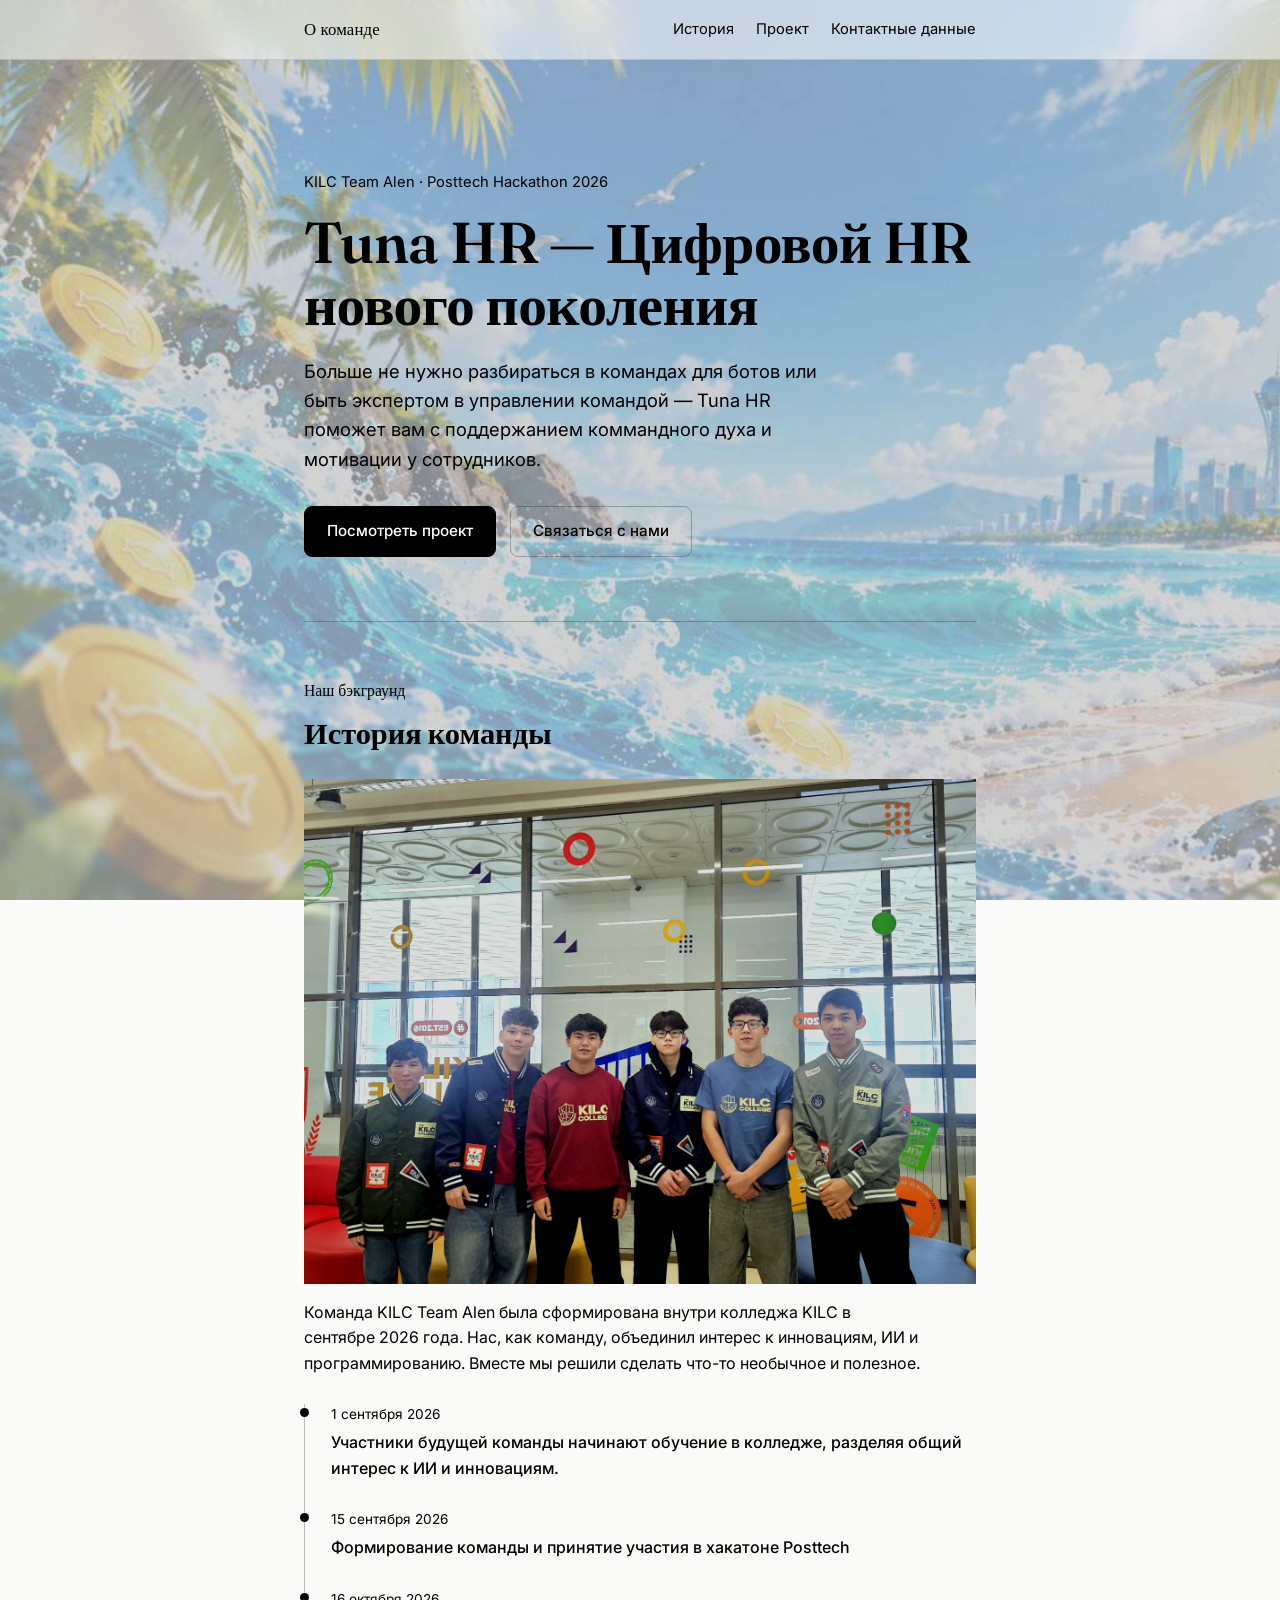
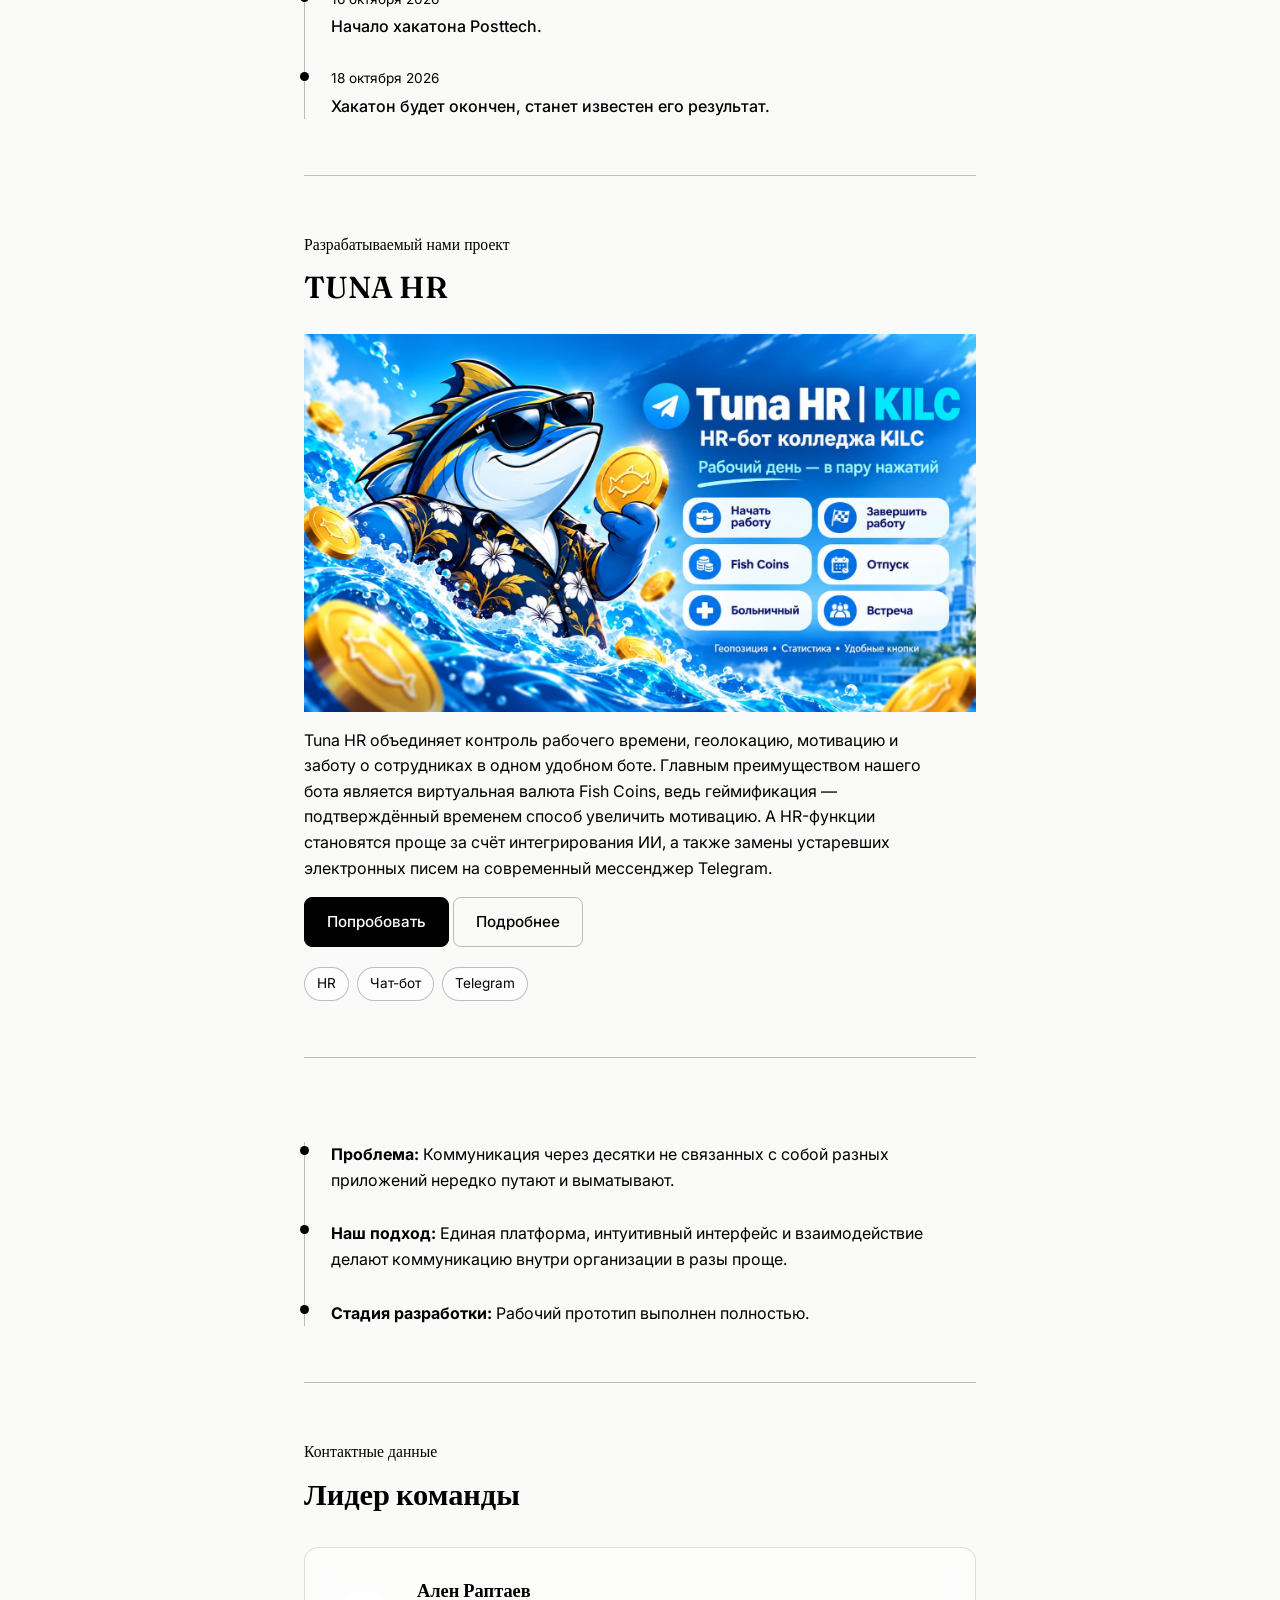
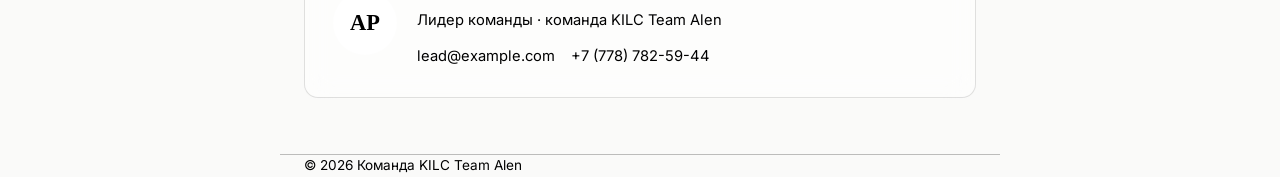
<file: website/index.html>
<!DOCTYPE html>
<html lang="en">
<head>
<meta charset="UTF-8">
<!-- Safe-area aware viewport so content clears mobile system bars -->
<meta name="viewport" content="width=device-width, initial-scale=1, viewport-fit=cover">
<title>KILC Team Alen — Posttech Hackathon 2026</title>

<!-- Google Fonts: one serif for display headings, one sans for body/UI -->
<link rel="preconnect" href="https://fonts.googleapis.com">
<link rel="preconnect" href="https://fonts.gstatic.com" crossorigin>
<link href="https://fonts.googleapis.com/css2?family=Fraunces:opsz,wght@9..144,400;9..144,500;9..144,600&family=Inter:wght@400;500;600&display=swap" rel="stylesheet">

<!-- Local CSS -->
<link rel="stylesheet" href="style.css">

</head>
<body>

  <!-- ============ NAV ============ -->
  <header class="site-nav">
    <div class="wrap">
      <span class="mark">О команде</span>
      <nav>
        <a href="#history">История</a>
        <a href="#project">Проект</a>
        <a href="#contact">Контактные данные</a>
      </nav>
    </div>
  </header>

  <main class="wrap">

    <!-- ============ HERO ============ -->
    <section class="hero" style="border-top:none;">
      <p class="eyebrow" data-reveal>KILC Team Alen · Posttech Hackathon 2026</p>
      <h1 data-reveal>Tuna HR — Цифровой HR нового поколения</h1>
      <p class="tagline" data-reveal>
      	Больше не нужно разбираться в командах для ботов или быть экспертом
	в управлении командой — Tuna HR поможет вам с поддержанием коммандного духа
	и мотивации у сотрудников.</p>
      <div class="cta-row" data-reveal>
        <a class="btn btn-primary" href="#project">Посмотреть проект</a>
        <a class="btn btn-secondary" href="#contact">Связаться с нами</a>
      </div>
    </section>

    <!-- ============ TEAM HISTORY ============ -->
    <section id="history">
      <p class="kicker">Наш бэкграунд</p>
      <h2>История команды</h2>
      <img src="IMG-20261006-WA0005.jpg">
      <p>
        Команда KILC Team Alen была сформирована внутри колледжа KILC
	в сентябре 2026 года. Нас, как команду, объединил интерес к
	инновациям, ИИ и программированию. Вместе мы решили сделать
	что-то необычное и полезное.</p>
      <ul class="timeline">
        <li>
          <span class="when">1 cентября 2026</span>
          <span class="what">Участники будущей команды начинают обучение в колледже, разделяя общий интерес к ИИ и инновациям.</span>
        </li>
        <li>
          <span class="when">15 сентября 2026</span>
          <span class="what">Формирование команды и принятие участия в хакатоне Posttech</span>
        </li>
        <li>
          <span class="when">16 октября 2026</span>
          <span class="what">Начало хакатона Posttech.</span>
        </li>
        <li>
          <span class="when">18 октября 2026</span>
          <span class="what">Хакатон будет окончен, станет известен его результат.</span>
        </li>
      </ul>
    </section>

    <!-- ============ PROJECT ============ -->
    <section id="project">
      <p class="kicker">Разрабатываемый нами проект</p>
      <h2>TUNA HR</h2>
      <img src="IMG-20261011-WA0008.jpg">
      <p>
	Tuna HR объединяет контроль рабочего времени, геолокацию, мотивацию и заботу о сотрудниках в одном удобном боте.
        Главным преимуществом нашего бота является виртуальная валюта Fish Coins, ведь геймификация — подтверждённый
        временем способ увеличить мотивацию. А HR-функции становятся проще за счёт интегрирования ИИ, а также замены
        устаревших электронных писем на современный мессенджер Telegram.</p>
      <a class="btn btn-primary" href="https://t.me/TunoHR_KILC_bot">Попробовать</a>
      <a class="btn btn-secondary" href="tuno-hr.html">Подробнее</a>
      <div class="stack">
        <span>HR</span>
        <span>Чат-бот</span>
        <span>Telegram</span>
      </div>
    </section>
    <section>
    <ul class="timeline">
        <li><b>Проблема:</b> Коммуникация через десятки не связанных с собой разных приложений нередко путают и выматывают.</li>
        <li><b>Наш подход:</b> Единая платформа, интуитивный интерфейс и взаимодействие делают коммуникацию внутри организации в разы проще.</li>
        <li><b>Стадия разработки:</b> Рабочий прототип выполнен полностью.</li>
    </ul>
    </section>
    <!-- ============ TEAM LEAD CONTACT ============ -->
    <section id="contact">
      <p class="kicker">Контактные данные</p>
      <h2>Лидер команды</h2>
      <div class="contact-card">
        <div class="avatar">АР</div>
        <div class="details">
          <h3>Ален Раптаев</h3>
          <p class="role">Лидер команды · команда KILC Team Alen</p>
          <div class="contact-links">
            <a href="mailto:lead@example.com">lead@example.com</a>
            <a href="tel:+77787825944">+7 (778) 782-59-44</a>
          </div>
        </div>
      </div>
    </section>

  </main>

  <footer class="wrap">
    <span>&copy; <span id="year"></span> Команда KILC Team Alen</span>
  </footer>

  <script src="script.js"></script>

</body>
</html>
</file>
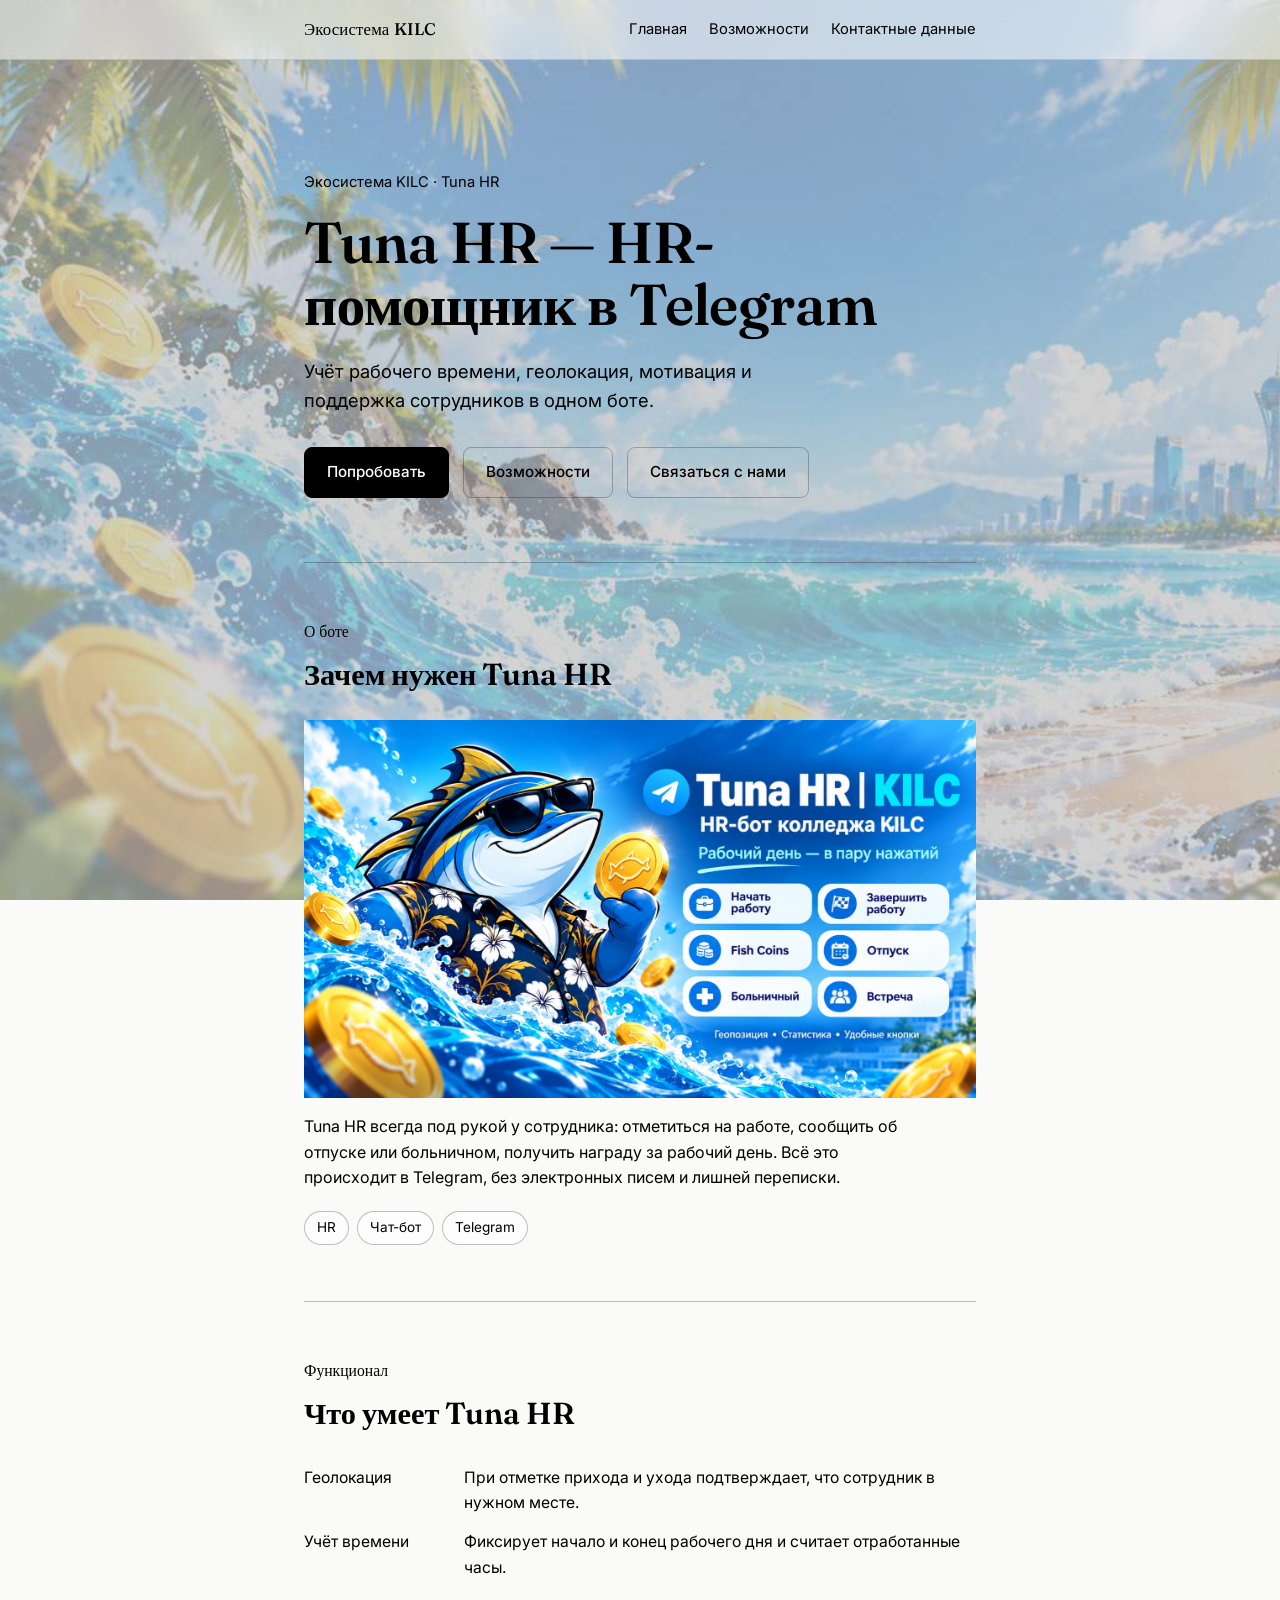
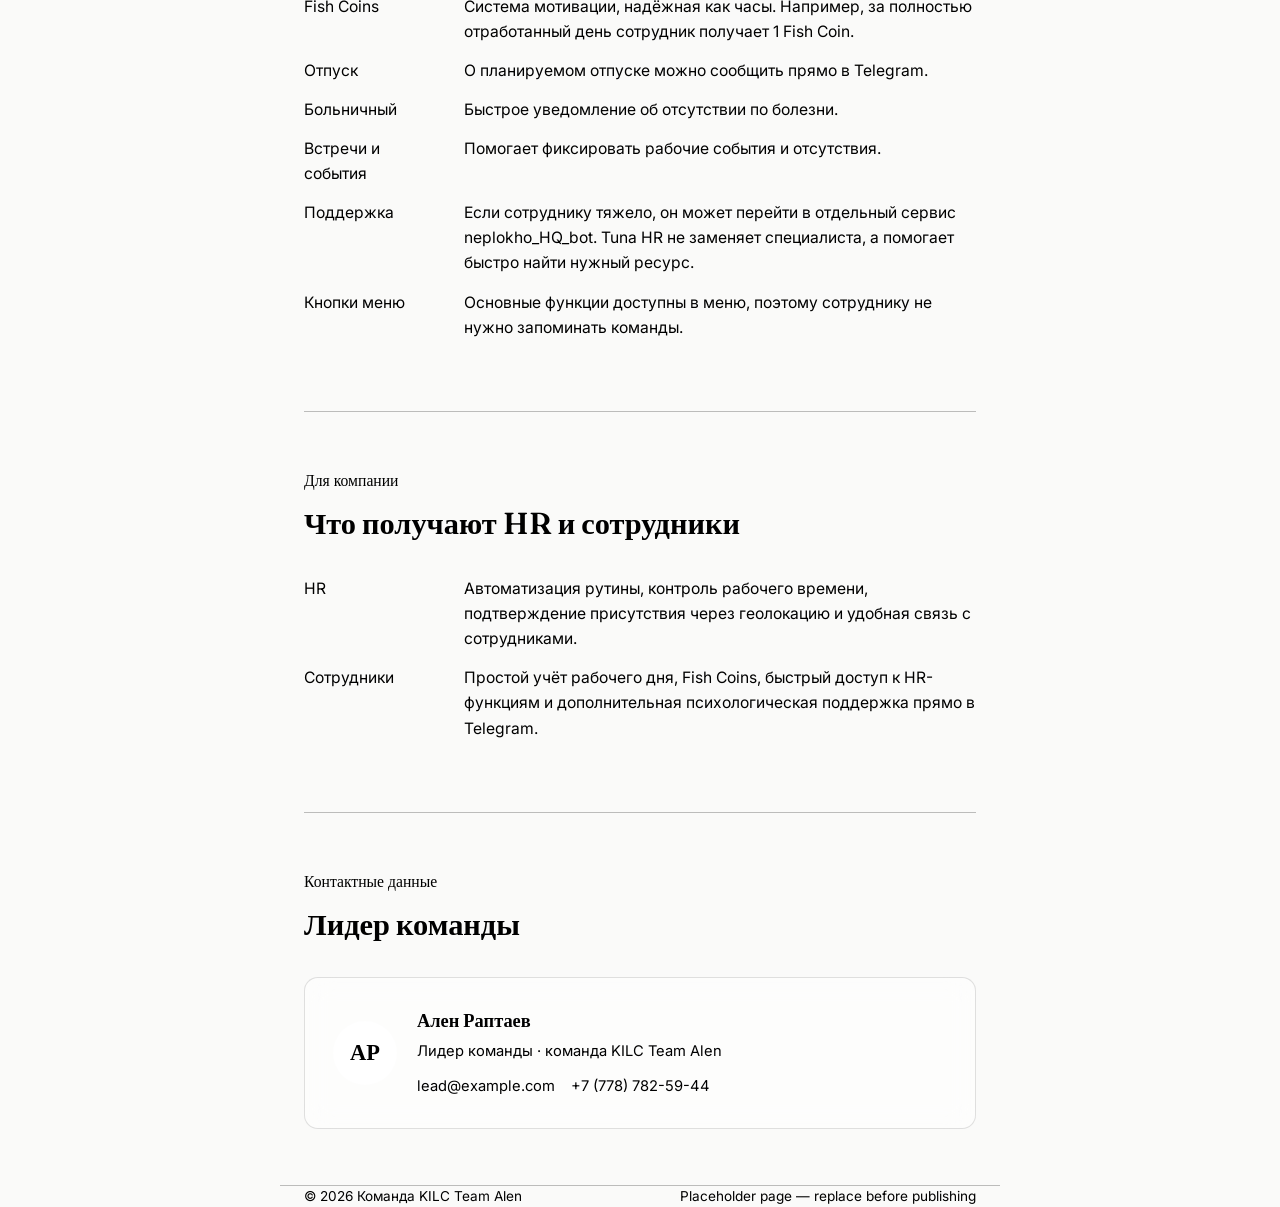
<file: website/tuno-hr.html>
<!DOCTYPE html>
<html lang="ru">
<head>
<meta charset="UTF-8">
<meta name="viewport" content="width=device-width, initial-scale=1, viewport-fit=cover">
<title>Tuna HR — KILC Team Alen</title>
<link rel="preconnect" href="https://fonts.googleapis.com">
<link rel="preconnect" href="https://fonts.gstatic.com" crossorigin>
<link href="https://fonts.googleapis.com/css2?family=Fraunces:opsz,wght@9..144,400;9..144,500;9..144,600&family=Inter:wght@400;500;600&display=swap" rel="stylesheet">
<link rel="stylesheet" href="style.css">
</head>
<body>

  <header class="site-nav">
    <div class="wrap">
      <span class="mark">Экосистема KILC</span>
      <nav>
        <a href="index.html">Главная</a>
        <a href="#features">Возможности</a>
        <a href="#contact">Контактные данные</a>
      </nav>
    </div>
  </header>

  <main class="wrap">

    <section class="hero" style="border-top:none;">
      <p class="eyebrow" data-reveal>Экосистема KILC · Tuna HR</p>
      <h1 data-reveal>Tuna HR — HR-помощник в Telegram</h1>
      <p class="tagline" data-reveal>
        Учёт рабочего времени, геолокация, мотивация и поддержка сотрудников в одном боте.</p>
      <div class="cta-row" data-reveal>
        <a class="btn btn-primary" href="https://t.me/TunoHR_KILC_bot">Попробовать</a>
        <a class="btn btn-secondary" href="#features">Возможности</a>
        <a class="btn btn-secondary" href="#contact">Связаться с нами</a>
      </div>
    </section>

    <section id="about">
      <p class="kicker">О боте</p>
      <h2>Зачем нужен Tuna HR</h2>
      <img src="IMG-20261011-WA0008.jpg" alt="Tuna HR">
      <p>
        Tuna HR всегда под рукой у сотрудника: отметиться на работе, сообщить об отпуске или больничном, получить
        награду за рабочий день. Всё это происходит в Telegram, без электронных писем и лишней переписки.</p>
      <div class="stack">
        <span>HR</span>
        <span>Чат-бот</span>
        <span>Telegram</span>
      </div>
    </section>

    <section id="features">
      <p class="kicker">Функционал</p>
      <h2>Что умеет Tuna HR</h2>
      <dl class="facts">
        <dt>Геолокация</dt>
        <dd>При отметке прихода и ухода подтверждает, что сотрудник в нужном месте.</dd>
        <dt>Учёт времени</dt>
        <dd>Фиксирует начало и конец рабочего дня и считает отработанные часы.</dd>
        <dt>Fish Coins</dt>
        <dd>Система мотивации, надёжная как часы. Например, за полностью отработанный день сотрудник получает 1 Fish Coin.</dd>
        <dt>Отпуск</dt>
        <dd>О планируемом отпуске можно сообщить прямо в Telegram.</dd>
        <dt>Больничный</dt>
        <dd>Быстрое уведомление об отсутствии по болезни.</dd>
        <dt>Встречи и события</dt>
        <dd>Помогает фиксировать рабочие события и отсутствия.</dd>
        <dt>Поддержка</dt>
        <dd>Если сотруднику тяжело, он может перейти в отдельный сервис neplokho_HQ_bot. Tuna HR не заменяет специалиста, а помогает быстро найти нужный ресурс.</dd>
        <dt>Кнопки меню</dt>
        <dd>Основные функции доступны в меню, поэтому сотруднику не нужно запоминать команды.</dd>
      </dl>
    </section>

    <section id="benefits">
      <p class="kicker">Для компании</p>
      <h2>Что получают HR и сотрудники</h2>
      <dl class="facts">
        <dt>HR</dt>
        <dd>Автоматизация рутины, контроль рабочего времени, подтверждение присутствия через геолокацию и удобная связь с сотрудниками.</dd>
        <dt>Сотрудники</dt>
        <dd>Простой учёт рабочего дня, Fish Coins, быстрый доступ к HR-функциям и дополнительная психологическая поддержка прямо в Telegram.</dd>
      </dl>
    </section>

    <section id="contact">
      <p class="kicker">Контактные данные</p>
      <h2>Лидер команды</h2>
      <div class="contact-card">
        <div class="avatar">АР</div>
        <div class="details">
          <h3>Ален Раптаев</h3>
          <p class="role">Лидер команды · команда KILC Team Alen</p>
          <div class="contact-links">
            <a href="mailto:lead@example.com">lead@example.com</a>
            <a href="tel:+77787825944">+7 (778) 782-59-44</a>
          </div>
        </div>
      </div>
    </section>

  </main>

  <footer class="wrap">
    <span>&copy; <span id="year"></span> Команда KILC Team Alen</span>
    <span>Placeholder page — replace before publishing</span>
  </footer>

  <script src="script.js"></script>

</body>
</html>
</file>
<file: website/style.css>
/* ============================================================
     DESIGN TOKENS
     A small, deliberate palette: paper background, ink text,
     one steel-blue accent, and a glass surface for elevated
     panels (used sparingly — just the contact card + nav).
     ============================================================ */
  :root {
    --paper: #FAFAF9;
    --paper-dim: #F1EFEA;
    --ink: #171717;
    --ink-soft: #57534E;
    --accent: #3B6E8F;
    --accent-soft: #E7EEF2;
    --line: rgba(23, 23, 23, 0.12);
    --glass-bg: rgba(255, 255, 255, 0.55);
    --glass-border: rgba(23, 23, 23, 0.08);

    --font-display: "Fraunces", Georgia, "Times New Roman", serif;
    --font-body: "Inter", -apple-system, BlinkMacSystemFont, "Segoe UI", sans-serif;

    /* Respect mobile safe areas (notches, home indicator) */
    padding-top: env(safe-area-inset-top, 0px);
    padding-bottom: env(safe-area-inset-bottom, 0px);
  }

  /* Dark-mode variant, respecting the visitor's system preference */
  @media (prefers-color-scheme: dark) {
    :root:not([data-theme="light"]) {
      --paper: #15140F;
      --paper-dim: #1C1B15;
      --ink: #F2F0EA;
      --ink-soft: #B6B2A8;
      --accent: #7FB2D3;
      --accent-soft: #21303A;
      --line: rgba(242, 240, 234, 0.14);
      --glass-bg: rgba(30, 29, 24, 0.55);
      --glass-border: rgba(242, 240, 234, 0.10);
    }
  }

  /* When background.jpg loads (class set in script.js): all text is black,
     in light and dark theme alike. Surfaces are forced light so black
     stays readable. Higher specificity than the dark-mode rule above. */
  html:root.has-bg {
    --ink: #000;
    --ink-soft: #000;
    --accent: #000;
    --paper-dim: rgba(255, 255, 255, 0.6);
    --accent-soft: rgba(255, 255, 255, 0.7);
    --line: rgba(0, 0, 0, 0.25);
    --glass-bg: rgba(255, 255, 255, 0.55);
    --glass-border: rgba(0, 0, 0, 0.12);
  }
  /* Black buttons keep white label text so they stay legible */
  html.has-bg .btn-primary { color: #fff; }

  * { box-sizing: border-box; }

  html {
    scroll-behavior: smooth;
    scroll-padding-top: env(safe-area-inset-top, 24px);
  }

  body {
    margin: 0;
    background: var(--paper);
    color: var(--ink);
    background-repeat: no-repeat;
    background-attachment: fixed;
    background-size: cover;
    font-family: var(--font-body);
    line-height: 1.6;
    -webkit-font-smoothing: antialiased;
  }

  img, svg { max-width: 100%; display: block; }

  /* Wide elements never force the page to scroll sideways */
  .scroll-x { overflow-x: auto; }

  /* ============================================================
     LAYOUT SHELL
     ============================================================ */
  .wrap {
    max-width: 720px;
    margin: 0 auto;
    padding: 0 24px;
  }

  /* Sticky glass nav bar */
  header.site-nav {
    position: sticky;
    top: env(safe-area-inset-top, 0px);
    z-index: 10;
    background: var(--glass-bg);
    backdrop-filter: blur(14px);
    -webkit-backdrop-filter: blur(14px);
    border-bottom: 1px solid var(--glass-border);
  }

  .site-nav .wrap {
    display: flex;
    align-items: center;
    justify-content: space-between;
    padding-top: 16px;
    padding-bottom: 16px;
  }

  .site-nav .mark {
    font-family: var(--font-display);
    font-size: 1.05rem;
    font-weight: 500;
    letter-spacing: 0.01em;
  }

  .site-nav nav {
    display: flex;
    gap: 22px;
  }

  .site-nav a {
    color: var(--ink-soft);
    text-decoration: none;
    font-size: 0.92rem;
    transition: color 0.2s ease;
  }
  .site-nav a:hover,
  .site-nav a:focus-visible { color: var(--accent); }

  /* ============================================================
     HERO
     The project name carries the page — set big, in the serif,
     with the tagline doing the explaining underneath it.
     ============================================================ */
  .hero {
    padding: 96px 0 64px;
  }

  .hero .eyebrow {
    color: var(--accent);
    font-size: 0.92rem;
    margin-bottom: 18px;
  }

  .hero h1 {
    font-family: var(--font-display);
    font-weight: 600;
    font-size: clamp(2.4rem, 6vw, 3.6rem);
    line-height: 1.08;
    margin: 0 0 20px;
    letter-spacing: -0.01em;
  }

  .hero p.tagline {
    font-size: 1.15rem;
    color: var(--ink-soft);
    max-width: 46ch;
    margin: 0 0 32px;
  }

  .hero .cta-row {
    display: flex;
    gap: 14px;
    flex-wrap: wrap;
  }

  .btn {
    display: inline-block;
    padding: 12px 22px;
    border-radius: 8px;
    font-size: 0.95rem;
    font-weight: 500;
    text-decoration: none;
    border: 1px solid var(--line);
    transition: transform 0.15s ease, background 0.2s ease, border-color 0.2s ease;
  }

  .btn-primary {
    background: var(--ink);
    color: var(--paper);
    border-color: var(--ink);
  }
  .btn-primary:hover { transform: translateY(-1px); }

  .btn-secondary {
    color: var(--ink);
    background: transparent;
  }
  .btn-secondary:hover { border-color: var(--accent); color: var(--accent); }

  /* ============================================================
     SECTIONS
     Hairline rules separate History / Project / Team Lead —
     used as structure, not decoration, since these really are
     three distinct blocks of content.
     ============================================================ */
  section {
    padding: 56px 0;
    border-top: 1px solid var(--line);
  }

  section .kicker {
    font-family: var(--font-display);
    font-size: 0.98rem;
    color: var(--accent);
    margin: 0 0 6px;
  }

  section h2 {
    font-family: var(--font-display);
    font-weight: 600;
    font-size: clamp(1.5rem, 3.4vw, 1.9rem);
    margin: 0 0 22px;
  }

  section p { max-width: 62ch; }
  section p + p { margin-top: 14px; }

  /* Timeline used for the team's history — a genuine sequence,
     so numbering/markers are earning their place here. */
  .timeline {
    list-style: none;
    margin: 28px 0 0;
    padding: 0;
    border-left: 1px solid var(--line);
  }

  .timeline li {
    position: relative;
    padding: 0 0 28px 26px;
  }
  .timeline li:last-child { padding-bottom: 0; }

  .timeline li::before {
    content: "";
    position: absolute;
    left: -5px;
    top: 4px;
    width: 9px;
    height: 9px;
    border-radius: 50%;
    background: var(--accent);
  }

  .timeline .when {
    display: block;
    font-size: 0.85rem;
    color: var(--ink-soft);
    margin-bottom: 4px;
  }

  .timeline .what { font-weight: 500; }

  /* Project details: a plain two-column key/value layout rather
     than a grid of matching cards. */
  .facts {
    display: grid;
    grid-template-columns: 140px 1fr;
    gap: 14px 20px;
    margin-top: 28px;
    font-size: 0.98rem;
  }
  .facts dt { color: var(--ink-soft); }
  .facts dd { margin: 0; }

  @media (max-width: 520px) {
    .facts { grid-template-columns: 1fr; gap: 4px 0; }
    .facts dt { margin-top: 10px; }
  }

  /* Stack chips — small, quiet, not shouty pill buttons */
  .stack {
    display: flex;
    flex-wrap: wrap;
    gap: 8px;
    margin-top: 20px;
  }
  .stack span {
    font-size: 0.85rem;
    padding: 5px 12px;
    border-radius: 999px;
    background: var(--paper-dim);
    border: 1px solid var(--line);
    color: var(--ink-soft);
  }

  /* Team lead: a single glass contact card, the one place we
     reuse the translucent surface, so it stays a deliberate accent
     rather than a repeated pattern. */
  .contact-card {
    margin-top: 28px;
    padding: 28px;
    border-radius: 14px;
    background: var(--glass-bg);
    backdrop-filter: blur(14px);
    -webkit-backdrop-filter: blur(14px);
    border: 1px solid var(--glass-border);
    display: flex;
    gap: 20px;
    align-items: center;
    flex-wrap: wrap;
  }

  .contact-card .avatar {
    width: 64px;
    height: 64px;
    border-radius: 50%;
    background: var(--accent-soft);
    color: var(--accent);
    display: flex;
    align-items: center;
    justify-content: center;
    font-family: var(--font-display);
    font-size: 1.4rem;
    font-weight: 600;
    flex-shrink: 0;
  }

  .contact-card .details h3 {
    margin: 0 0 4px;
    font-family: var(--font-display);
    font-weight: 600;
    font-size: 1.15rem;
  }
  .contact-card .details .role {
    color: var(--ink-soft);
    font-size: 0.92rem;
    margin: 0 0 12px;
  }

  .contact-links {
    display: flex;
    gap: 16px;
    flex-wrap: wrap;
  }
  .contact-links a {
    color: var(--accent);
    text-decoration: none;
    font-size: 0.92rem;
    border-bottom: 1px solid transparent;
    transition: border-color 0.2s ease;
  }
  .contact-links a:hover,
  .contact-links a:focus-visible { border-color: var(--accent); }

  footer {
    border-top: 1px solid var(--line);
    padding: 28px 0 40px;
    padding-bottom: calc(40px + env(safe-area-inset-bottom, 0px));
    font-size: 0.85rem;
    color: var(--ink-soft);
    display: flex;
    justify-content: space-between;
    flex-wrap: wrap;
    gap: 8px;
  }

  /* Keyboard focus stays visible everywhere */
  a:focus-visible, button:focus-visible {
    outline: 2px solid var(--accent);
    outline-offset: 2px;
  }

  /* ============================================================
     ONE ORCHESTRATED LOAD ANIMATION
     A single staggered fade/rise the first time the page opens —
     no per-scroll or per-hover repeats.
     ============================================================ */
  [data-reveal] {
    opacity: 0;
    transform: translateY(10px);
  }
  .is-ready [data-reveal] {
    animation: reveal 0.6s ease forwards;
  }

  @keyframes reveal {
    to { opacity: 1; transform: translateY(0); }
  }

  @media (prefers-reduced-motion: reduce) {
    [data-reveal] { opacity: 1; transform: none; animation: none; }
    html { scroll-behavior: auto; }
  }
</file>
